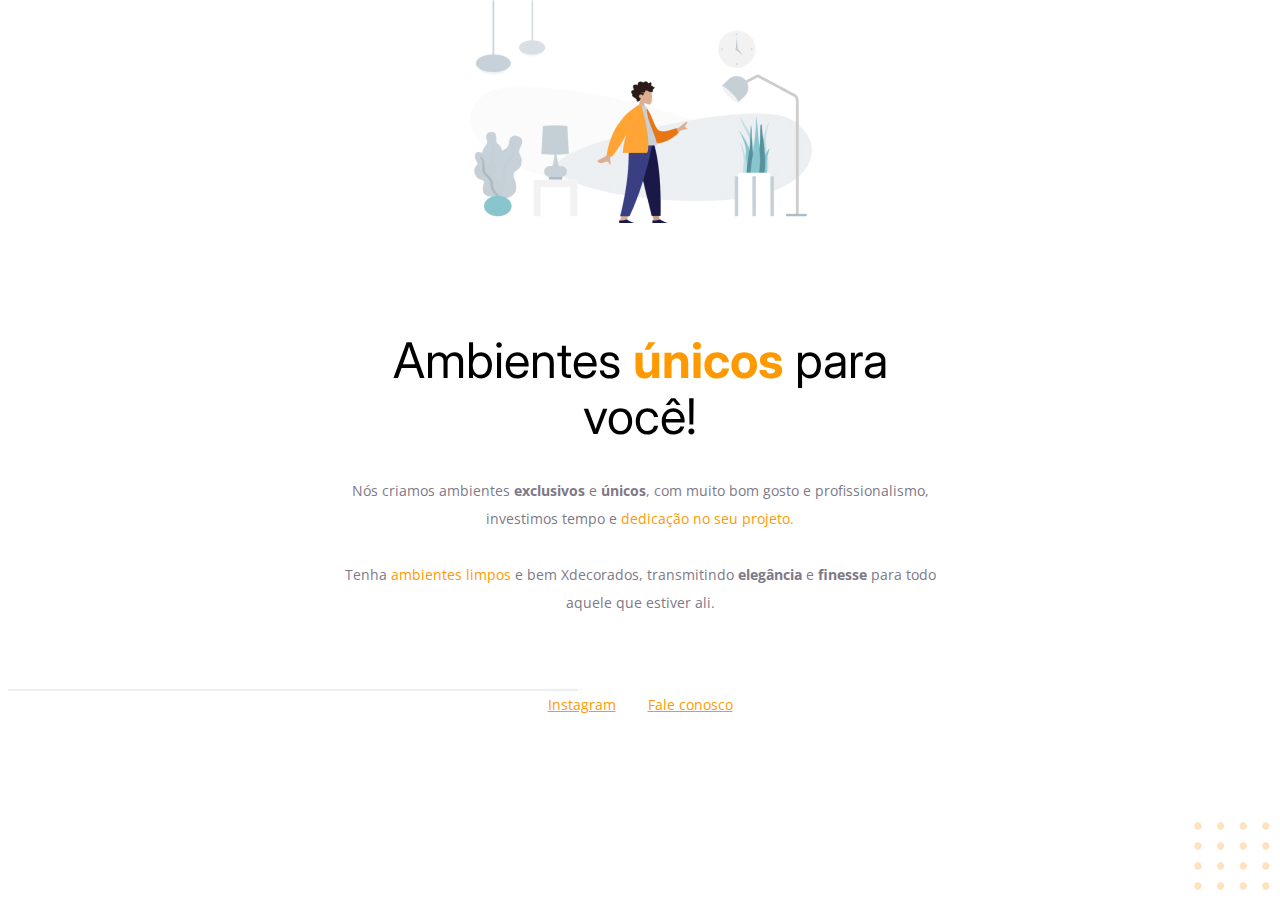
<file: Desafio01/index.html>
<!-- Instrução que define o tipo do documento. -->
<!DOCTYPE html>
<html lang="pt-br">
  <!-- Tag <head> contém as instruções para a página -->
  <head>
    <link rel="preconnect" href="https://fonts.googleapis.com" />
    <link rel="preconnect" href="https://fonts.gstatic.com" crossorigin />
    <meta charset="UTF-8" />
    <meta name="viewport" content="width=device-width, initial-scale=1.0" />
    <title>Móveis customizados</title>

    <link
      href="https://fonts.googleapis.com/css2?family=Inter:wght@400;700&family=Open+Sans:wght@400;700&display=swap"
      rel="stylesheet"
    />

    <link rel="stylesheet" href="style.css" />
  </head>

  <!-- Tag <body> é o corpo do documento, onde tem as informações que serão mostradas. -->
  <body>
    <div id="hero">
      <img
      src="images/img1.jpg"
      alt="Desenho de uma pessoa vestindo uma camisa amarela em uma sala com Móveis"
      />
      
      <h1>Ambientes <span>únicos</span> para você!</h1>

      <p>
        Nós criamos ambientes <strong>exclusivos</strong> e <strong> únicos</strong>, com muito
        bom gosto e profissionalismo, investimos tempo e
        <span>dedicação no seu projeto.</span>

        <br/>
        <br/>

        Tenha <span> ambientes limpos</span> e bem Xdecorados, transmitindo
        <strong>elegância</strong> e <strong> finesse</strong>
        para todo aquele que estiver ali.

      </p>

      

    </div>

    <div class="line"></div>

    <div id="footer">
      <a target="_blank" href="https://instagram.com/moveisparavoce"
        >Instagram</a
      >
      <a href="mailto:contato@moveisparavoce.com">Fale conosco</a>
    </div>

     
      <img
      id="balls"
      src="images/balls.svg"
      alt="Bolinhas alaranjadas no canto inferior direito da tela" />

  </body>
</html>
</file>
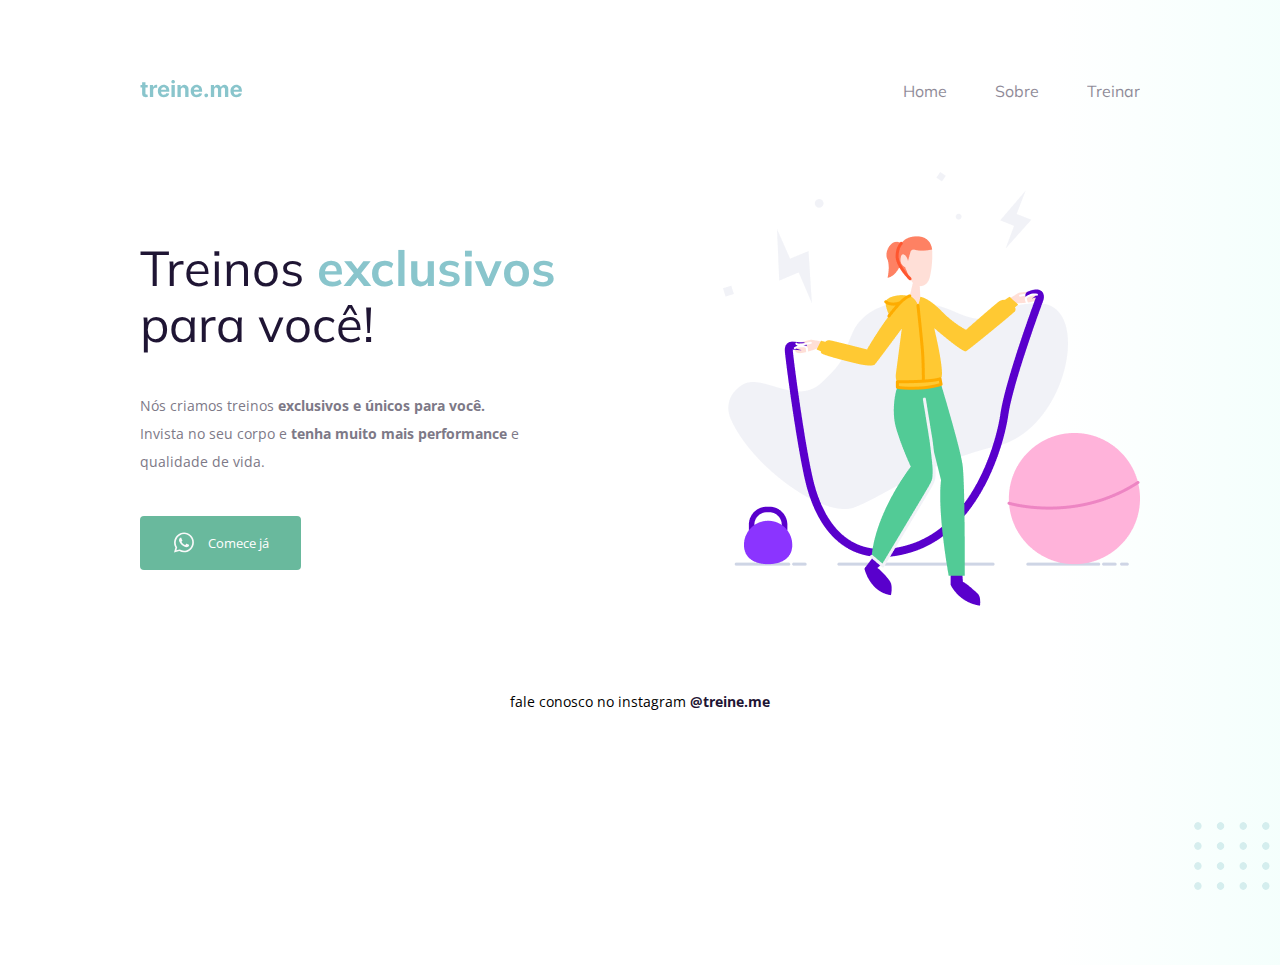
<file: Desafio02/index.html>
<!DOCTYPE html>
<html lang="pt-br">
  <head>
    <link rel="preconnect" href="https://fonts.googleapis.com">
    <link rel="preconnect" href="https://fonts.gstatic.com" crossorigin>

    <meta charset="UTF-8" />
    <meta name="viewport" content="width=device-width, initial-scale=1.0" />
    <title>Treine me</title>

    <link href="https://fonts.googleapis.com/css2?family=Mulish:wght@400;700&family=Open+Sans:wght@400;700&display=swap" rel="stylesheet">

    <link rel="stylesheet" href="style.css">

  </head>
  <body>
    <div class="page">
      <nav>
          <a id="logo" href="#">
            <img src="images/logo.svg" alt="Treine.me" />
          </a>
          <ul>
            <li><a href="#">Home</a></li>
            <li><a href="#">Sobre</a></li>
            <li><a href="#">Treinar</a></li>
          </ul>
        </nav>
        
        <main>
          <section>
            
            <h1>Treinos <span>exclusivos</span> para você!</h1>
            <p>
              Nós criamos treinos <strong>exclusivos e únicos para você.</strong></br>
              Invista no seu corpo e <strong>tenha muito mais performance</strong> e <br/> qualidade de vida.
            </p>
            
            <button>
            <img src="images/whats.svg" alt="Ícone do whatsapp">
            Comece já
            
            </button>
          </section>
          
          <img src="images/img.png" alt="Desenho de uma mulher pulando corta numa academia.">
          
        </main>
      <footer>
          fale conosco no instagram <a href="https://instagram.com/treineme" target="_blank">@treine.me</a>
      </footer>
    </div>

    <img id="balls" src="images/balls.svg" alt="Bolinhas decorativas verdes no canto inferior direito da página.">

  </body>
</html>
</file>
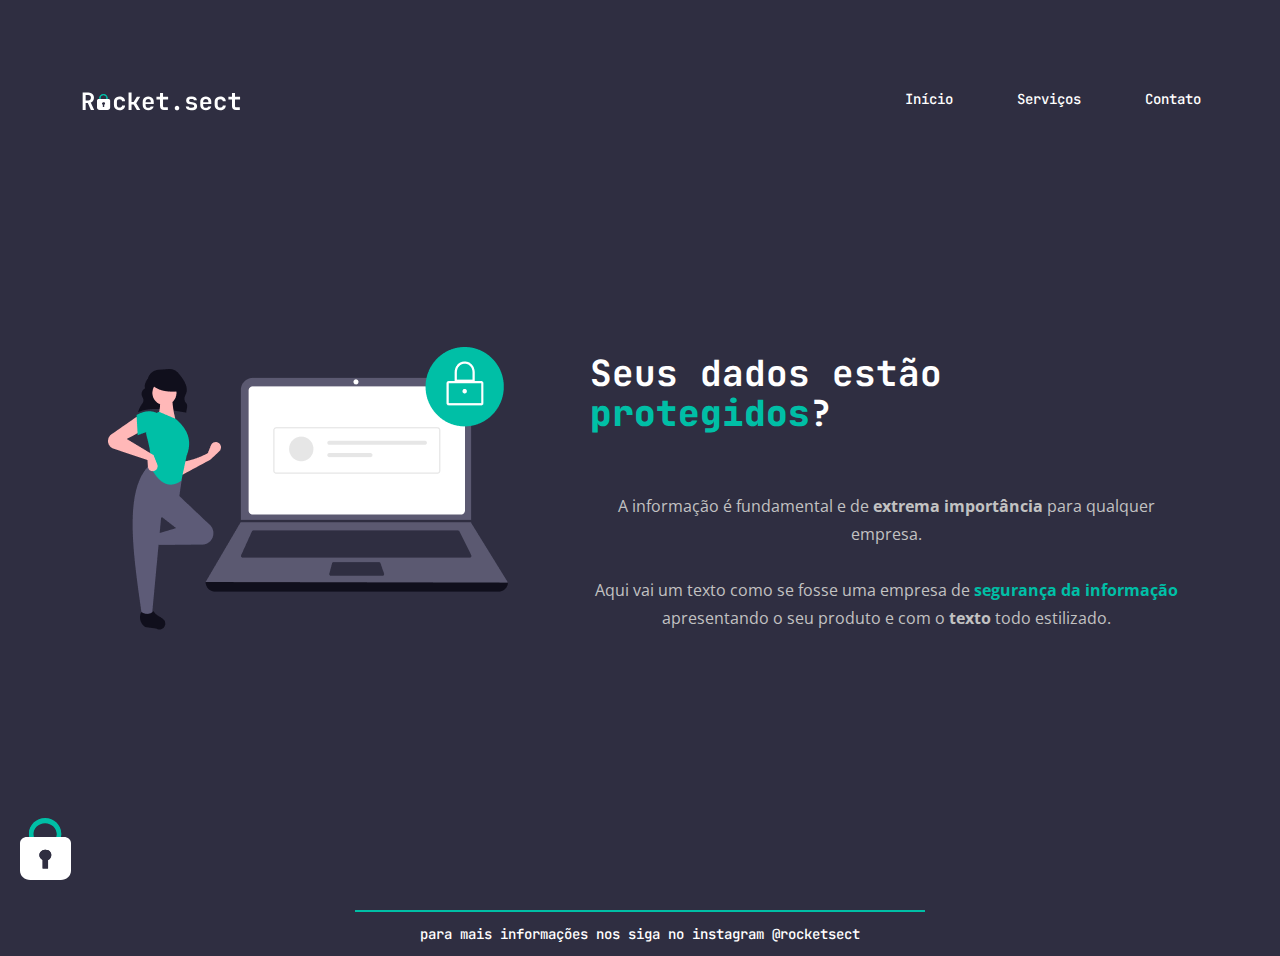
<file: Desafio03 - Recriando Layout/index.html>
<!DOCTYPE html>
<html lang="pt-br">
<head>

  <link rel="preconnect" href="https://fonts.googleapis.com">
  <link rel="preconnect" href="https://fonts.gstatic.com" crossorigin>
  <link href="https://fonts.googleapis.com/css2?family=JetBrains+Mono:wght@500;700&family=Open+Sans&display=swap" rel="stylesheet">

  <meta charset="UTF-8">
  <meta name="viewport" content="width=device-width, initial-scale=1.0">
  
  <link rel="stylesheet" href="styles.css">

  <title>Rocketsect</title>

</head>
<body>
  <div class="page">

    <nav>
      <img src="images/logo.svg" alt="Logo">
      <ul>
        <li> <a href="#"> Início</a></li>
        <li> <a href="#">Serviços</a></li>
        <li> <a href="#">Contato</a></li>
      </ul>
    </nav>

    <main>

      
      <img src="images/img1.png" alt="mulher ao lado de um notebook com cadeado">

      <section>
        <h1>Seus dados estão <strong>protegidos</strong>?</h1>
        <p>
          A informação é fundamental e de <strong>extrema importância</strong>  para qualquer </br>empresa.</br></br>
          Aqui vai um texto como se fosse uma empresa de <span>segurança da informação</span></br> apresentando o seu produto e com o <strong>texto</strong> todo estilizado.
        </p>
        

      </section>

    </main>

    <footer>
      <div class="line"></div>
      para mais informações nos siga no instagram <a href="https://instagram.com/rocketsect" target="_blank">@rocketsect</a>
    </footer>
    
    
    
    <img id="cadeado" src="images/padlock.svg" alt="Cadeado">


  </div>
</body>
</html>
</file>
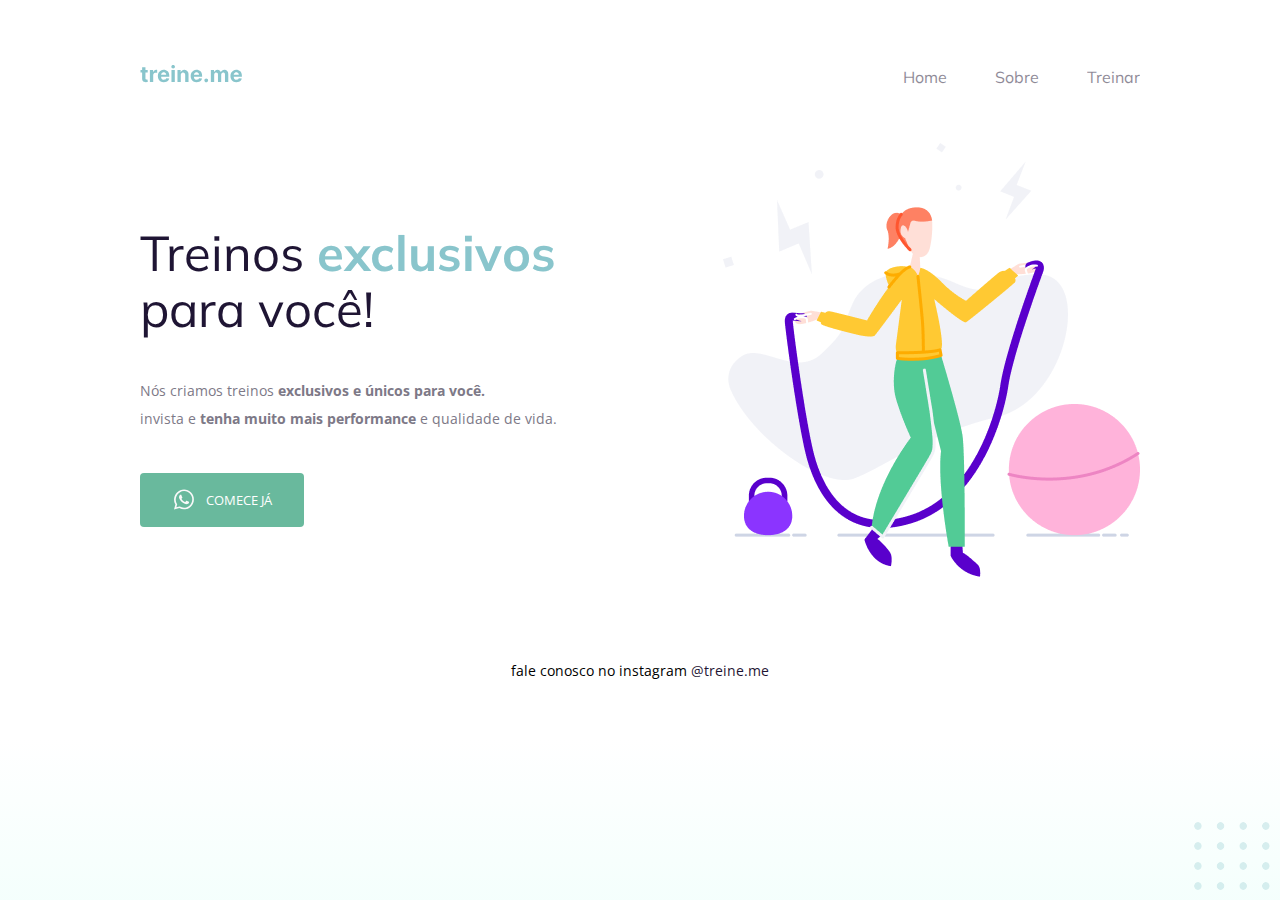
<file: desafio - Acessibilidade/Desafio - Intermediário/index.html>
<!DOCTYPE html>
<html lang="pt-br">
  <head>
    <link rel="preconnect" href="https://fonts.googleapis.com">
    <link rel="preconnect" href="https://fonts.gstatic.com" crossorigin>
    <link href="https://fonts.googleapis.com/css2?family=Mulish:wght@400;700&family=Open+Sans:wght@400;700&display=swap" rel="stylesheet">

    <meta charset="UTF-8" />
    <meta name="viewport" content="width=device-width, initial-scale=1.0" />
    <link rel="stylesheet" href="style.css">
    
    <title>Treine me</title>


  </head>
  <body>
    <div class="page">
        <nav>
          <a id="logo" href="#">
            <img src="images/logo.svg" alt="Treine.me" />
          </a>
          <ul>
            <li class="item"><a href="#">Home</a></li>
            <li class="item"><a href="#">Sobre</a></li>
            <li class="item"><a href="#">Treinar</a></li>
          </ul>
        </nav>
    
      <main>

        <section>
          <h1>Treinos <span>exclusivos</span> para você!</h1>

          <p>
            Nós criamos treinos <strong>exclusivos e únicos para você.</strong></br>
            invista e <strong>tenha muito mais performance</strong> e qualidade de vida.
          </p>

          <button>
              <img src="images/whats.svg" alt="Ícone do whatsapp">
              Comece já
          </button>

        </section>

        <img src="images/img.png" alt="Desenho de uma mulher pulando corta numa academia.">

      </main>

        <footer>
            fale conosco no instagram <a href="https://instagram.com/treineme" target="_blank">@treine.me</a>
        </footer>
      </div>

    <img id="balls" src="images/balls.svg" alt="Bolinhas decorativas verdes no canto inferior direito da página.">

  </body>
</html>
</file>
<file: Desafio01/style.css>
body {
  font-family: "Open Sans", sans-serif;
  text-align: center;
  margin: 0;
}

#hero {
    width: 592px;
    margin: 0 auto 72px;
}

#hero img{
  margin-bottom: 72px;
}

h1 {
  font-family: "Inter", sans-serif;
  font-size: 49px;
  line-height: 56px;
  font-weight: normal;
  margin-bottom: 32px;
}

h1 span {
  font-weight: bold;
}

span, a {
  color: #ff9900;
}

p, #footer {
  color: #7d7987;
  font-size: 14px;
  line-height: 28px;
}

#footer a + a {
    margin-left: 28px;
}

#footer{
  margin-bottom: 33px;
}

.line {
    width: 568px;
    height: 0;

    margin: 0 8px;

    border: 1px solid #ECEFF2;
}

#balls {
    position: fixed;
    bottom: 0px;
    right: 0px;
}
</file>
<file: Desafio02/style.css>
body {
    margin: 0;
  
    font-family: "Open Sans", sans-serif;
  
    background: linear-gradient(90deg, rgb(227, 255, 248, 0) 82.08%, rgb(227, 255, 248, 0.38) 100%);
  
    min-height: 100vh;
  }
  
  .page {
    width: 1000px;
    margin: 65px auto 0;
  }
  
  nav {
    display: flex;
    justify-content: space-between;
    align-items: center;
    margin-bottom: 55px;
  }
  
  ul {
    display: flex;
    list-style: none;
    gap: 48px;
  }
  
  a {
    color: #1f1534;
    text-decoration: none;
  }
  
  ul li a {
      opacity: 0.5;
  }
  
  ul li a:hover {
    font-weight: bold;
    opacity: 1;
  }
  
  h1,
  ul {
    font-family: "Mulish", sans-serif;
  }
  
  h1 {
    font-size: 49px;
    line-height: 56px;
    color: #1f1534;
  
    font-weight: normal;
  
    width: 490px;
  }
  
  h1 span {
    color: #89c5cc;
    font-weight: bold;
  }
  
  section p {
    font-size: 14px;
    line-height: 28px;
    color: #7d7987;
  
    margin: 40px 0;
  }
  
  button {
    align-items: center;
    color: white;
    font-family: "Open Sans", sans-serif;
  
    background: #69B99D;
    border: 0;
    padding: 14px 32px 15px;
  
    display: flex;
    justify-content: space-between;
    gap: 12px;
  
    border-radius: 4px;
  
    cursor: pointer;
  }
  
  button:hover {
      background: #4EA788;
  }
  
  footer {
    font-size: 14px;
    line-height: 28px;
  
    text-align: center;
  
    margin-top: 82px;
  }
  
  footer a {
    font-weight: bold;
  }
  
  #balls {
    position: fixed;
    bottom: 0;
    right: 0;
  }

  main {
    display: flex;
    align-items: center;
    justify-content: space-between;
  }
</file>
<file: Desafio03 - Recriando Layout/styles.css>
body {
  background-color: #2F2E41;
}

h1 {
  font-family: 'JetBrains Mono';
  font-style: normal;
  font-weight: bold;
  font-size: 36px;
  line-height: 40px;
  color: white;
  margin-bottom: 59px;
}

h1 strong {
  color: #00BFA6;
}

ul {
  display: flex;
  list-style: none;
  gap: 64px;
  font-family: 'JetBrains Mono';
  font-style: normal;
  font-weight: 500;
  font-size: 14px;
  line-height: 28px;
  color: white;
}

nav {
  display: flex;
  align-items: center;
  justify-content: space-between;
  margin: 71px;
}

p {
  font-family: 'Open Sans';
  font-style: normal;
  font-weight: 400;
  font-size: 16px;
  line-height: 28px;
  color: #C2C2C2;
  text-align: center;
}

p span {
  color: #00BFA6;
  font-family: 'Open Sans';
  font-style: normal;
  font-weight: 700;
  font-size: 16px;
  line-height: 28px;
}

footer {
  font-family: 'JetBrains Mono';
  font-style: normal;
  font-weight: 500;
  font-size: 14px;
  line-height: 28px;
  color: #FFFFFF;
  text-align: center;
  margin-top: 157px;
  padding-top: 27px;
}

a {
  text-decoration: none;
  color: white;
}

main {
  display: flex;
  align-items: center;
  justify-content: space-between;
  margin: 202px 89px 235px 99px;
  gap: 82px;
}

#cadeado {
  position: fixed;
  bottom: 0;
  left: 0;
  margin-left: 20px;
  margin-bottom: 20px;
}

.line {
  width: 568px;
  height: 0px;
  margin: 0 auto 8px;
  border: 1px solid #00BFA6;
  }
</file>
<file: desafio - Acessibilidade/Desafio - Intermediário/style.css>
body {
  margin: 0;

  font-family: "Open Sans", sans-serif;

  background: linear-gradient(180deg, rgb(227, 255, 248, 0) 82.08%, rgb(227, 255, 248, 0.38) 100%);

  min-height: 100vh;
}

.page {
  width: 1000px;
  margin: 0 auto;
  padding-top: 65px;
}

nav {
  display: flex;
  justify-content: space-between;
  align-items: center;

  margin-bottom: 55px;
}

ul {
  display: flex;
  gap: 48px;
  list-style: none;
  margin: 0;
  padding: 0;
}

a {
  color: #1f1534;
  text-decoration: none;
}

ul li a {
    opacity: 0.5;
}

ul li a:hover {
  font-weight: bold;
  opacity: 1;
}

ul,
h1 {
  font-family: "Mulish", sans-serif;
}

main {
  display: flex;
  align-items: center;
  justify-content: space-between;
}

h1{
  font-size: 49px;
  line-height: 56px;
  color: #1f1534;

  font-weight: normal;

  width: 490px;
}

h1 span {
  color: #89c5cc;
  font-weight: bold;
}

p {
  font-size: 14px;
  line-height: 28px;
  color: #7d7987;

  margin: 40px 0;
}

button {
  color: white;
  text-transform: uppercase;
  font-family: "Open Sans", sans-serif;

  background: #69B99D;
  border: 0;
  padding: 14px 32px 15px;

  display: flex;
  align-items: center;
  justify-content: center;
  gap: 10px;

  border-radius: 4px;

  cursor: pointer;
}

footer {
  font-size: 14px;
  line-height: 28px;

  text-align: center;

  margin-top: 80px;
}

.footer a {
  font-weight: bold;
}

#balls {
    position: fixed;
    bottom: 0;
    right: 0;
}
</file>
